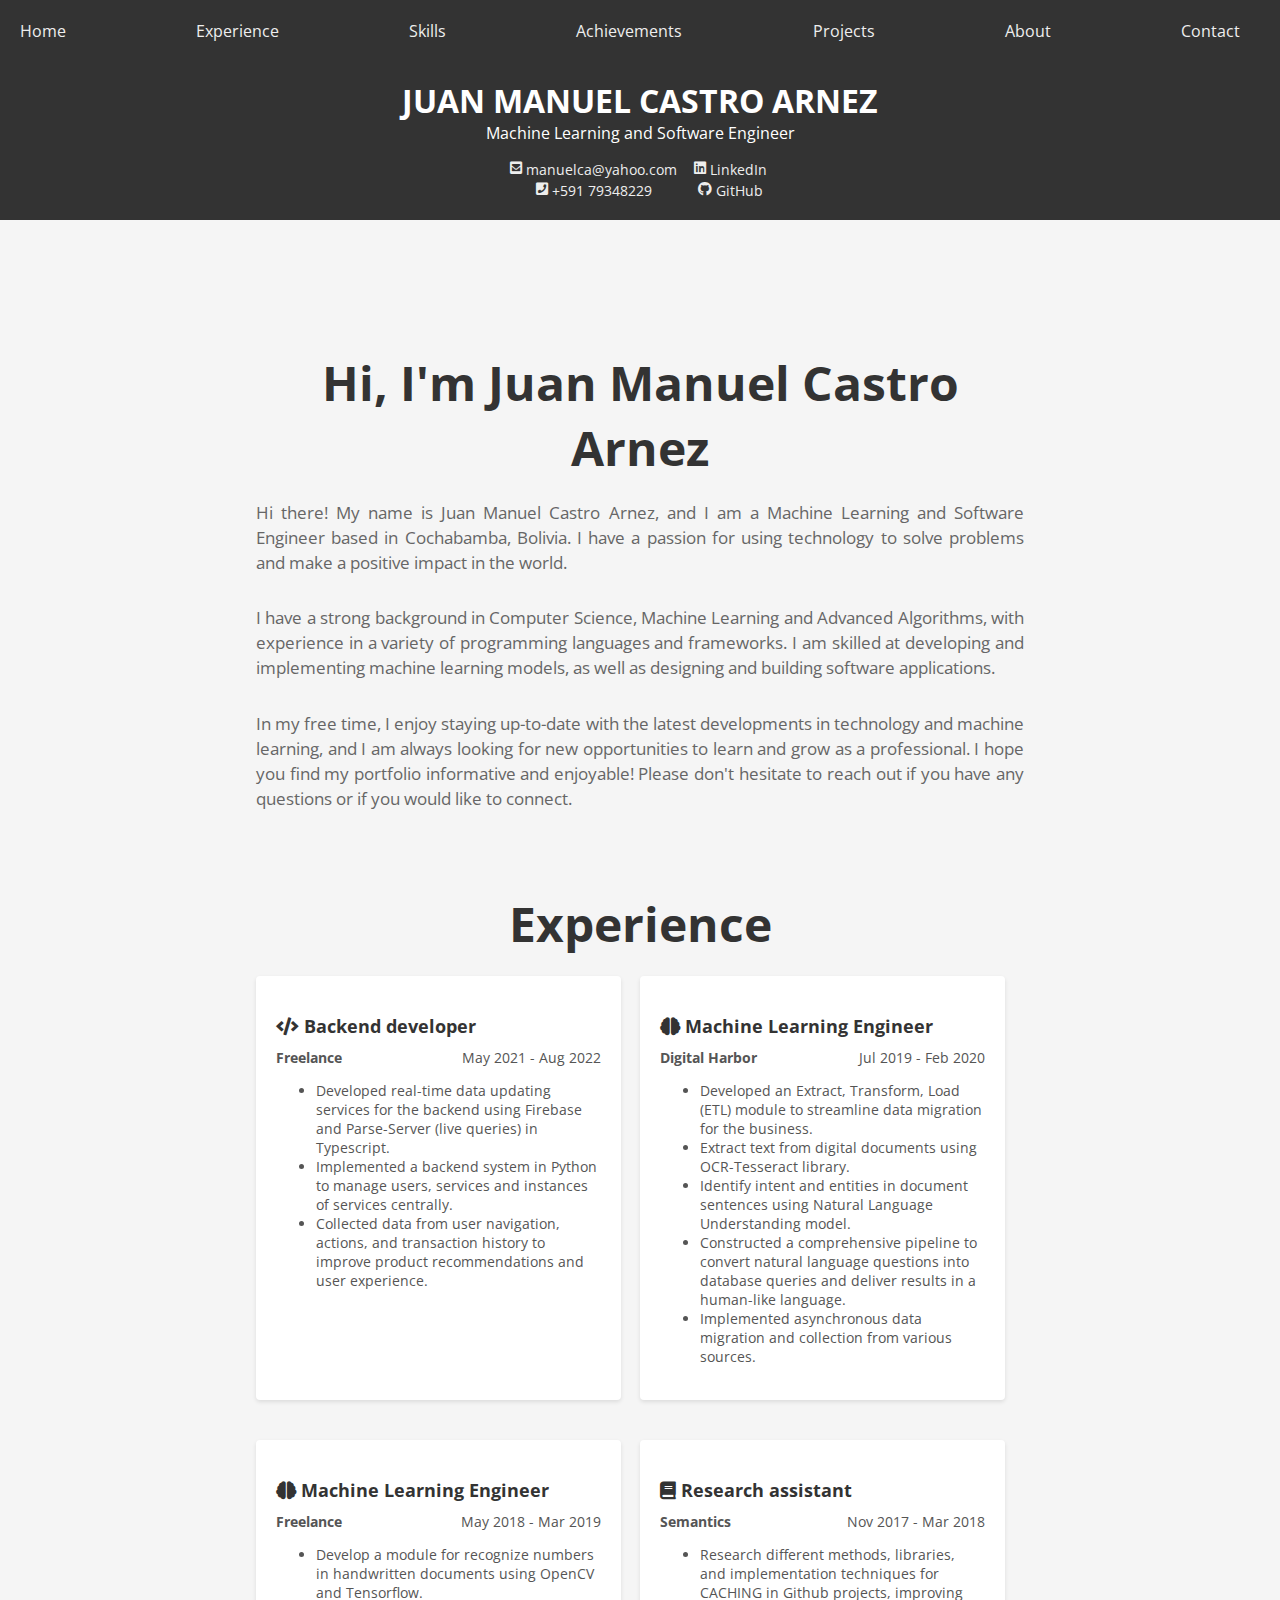
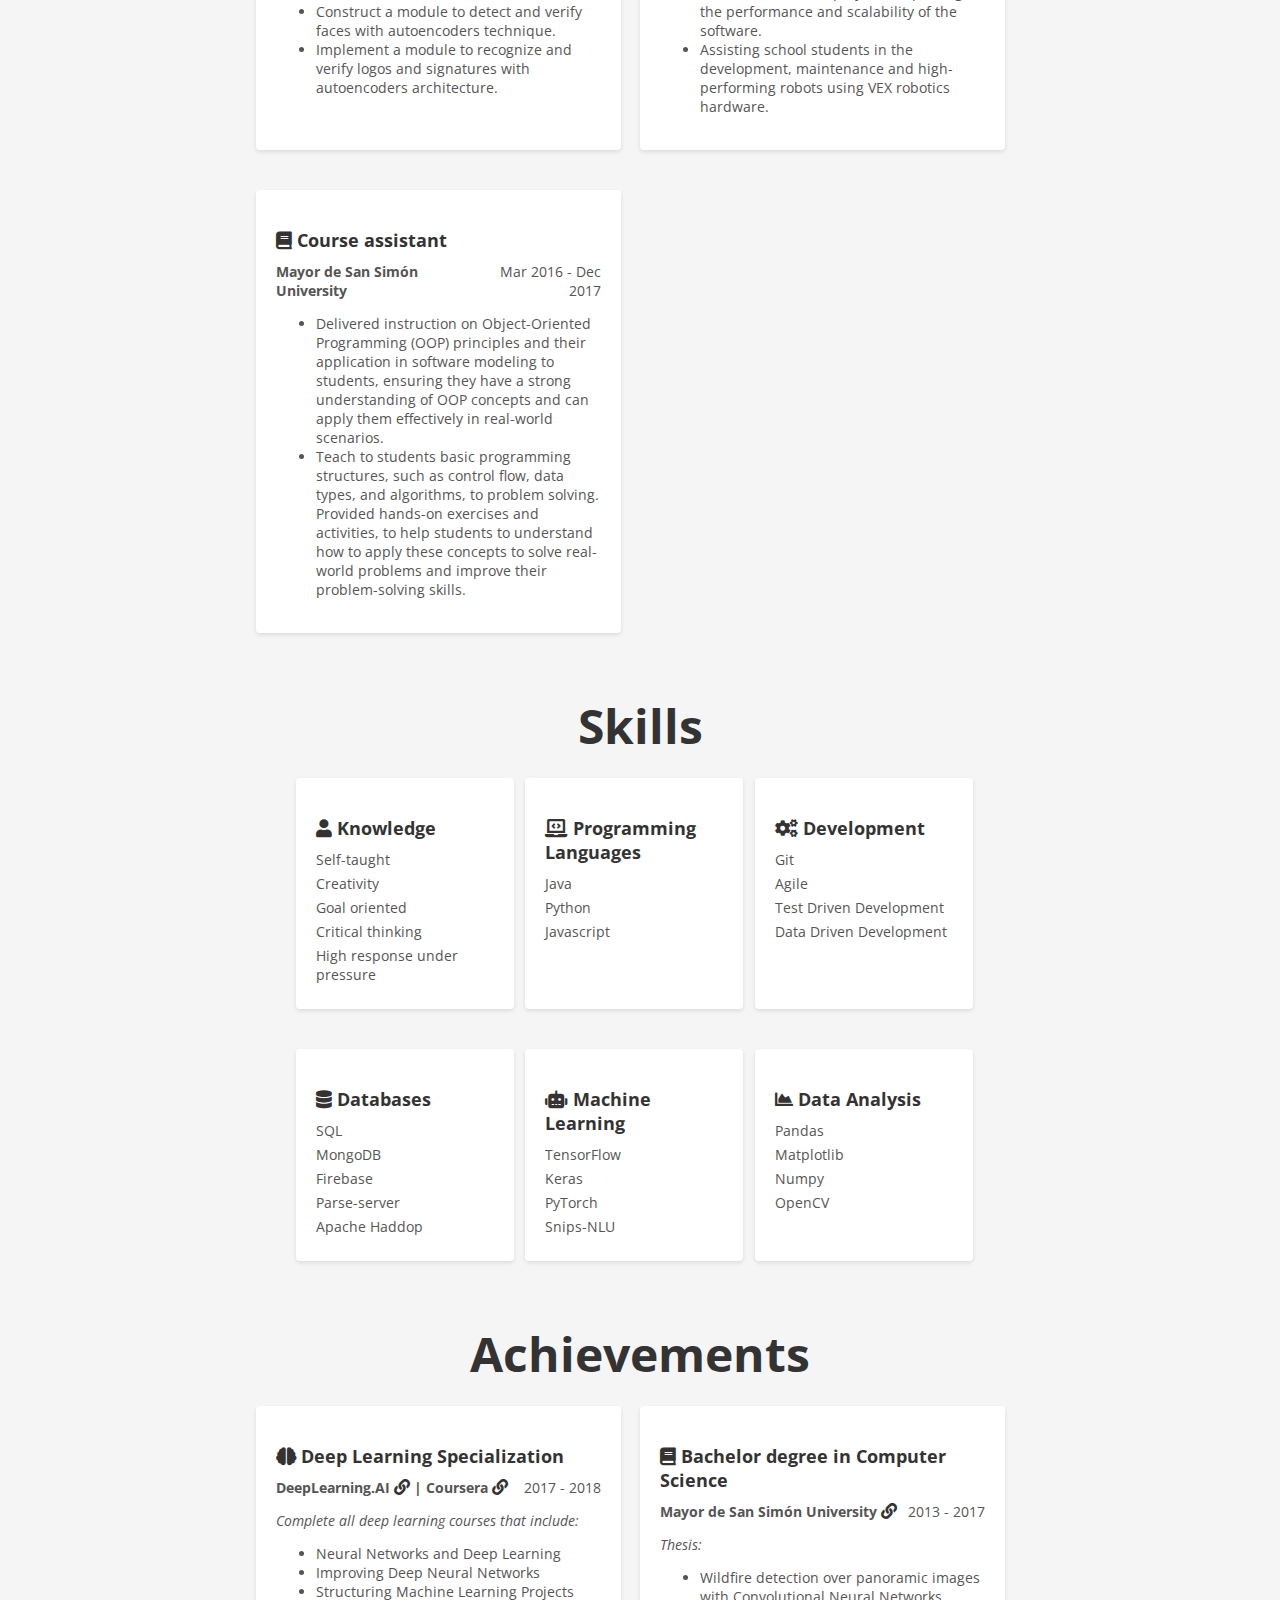
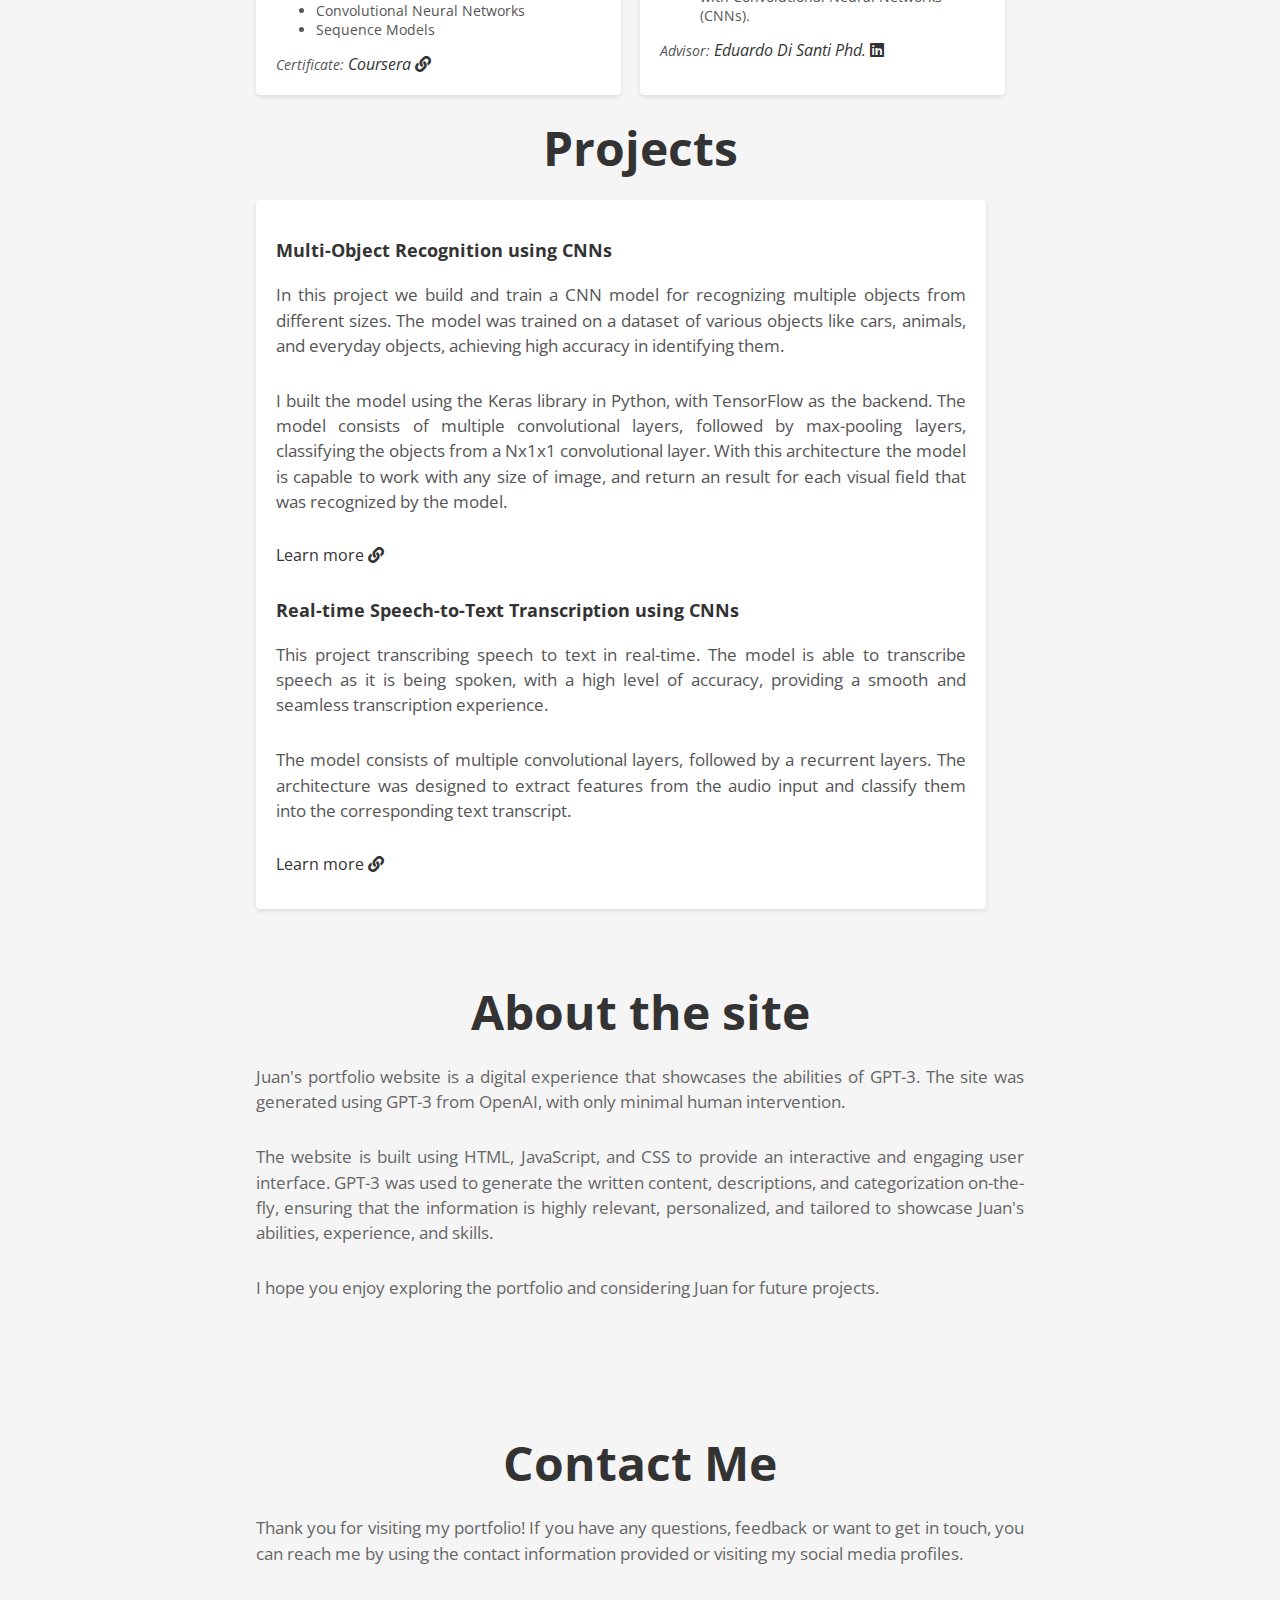
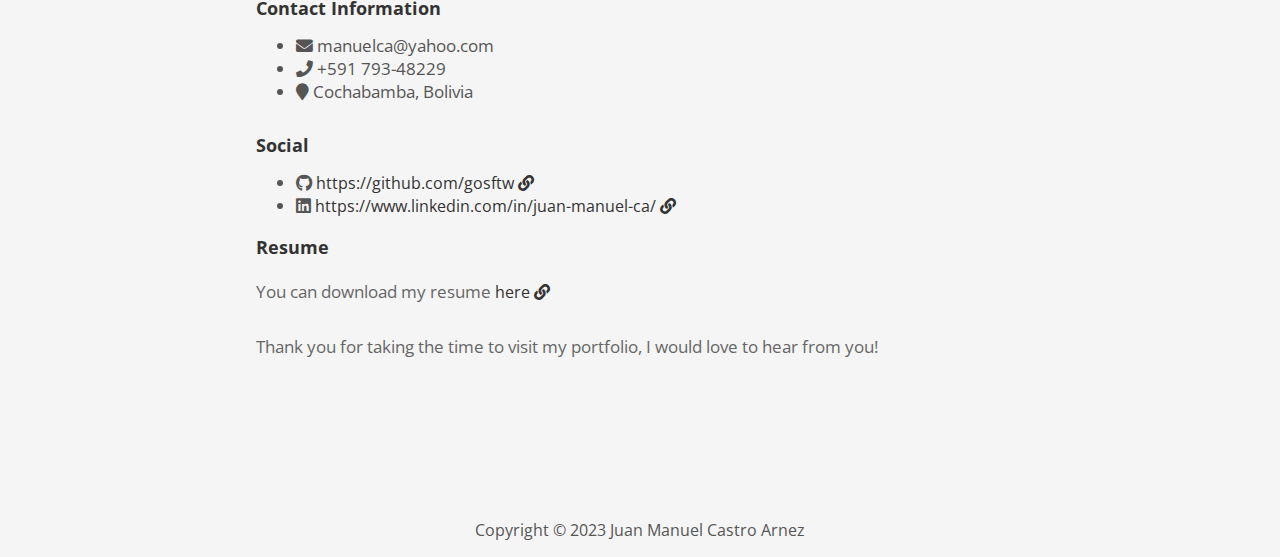
<file: index.html>
d<!DOCTYPE html>
<html>
  <head>
    <meta charset="utf-8">
    <link rel="stylesheet" href="https://cdnjs.cloudflare.com/ajax/libs/font-awesome/5.15.1/css/all.min.css">

    <title>My portfolio - Manu</title>
    <link rel="stylesheet" href="styles.css">
    <link href="https://fonts.googleapis.com/css2?family=Open+Sans:wght@400;600&display=swap" rel="stylesheet">
  </head>
  <body>

    <header class="header">
      <h1>JUAN MANUEL CASTRO ARNEZ</h1>
      <p>Machine Learning and Software Engineer</p>
      <div class="spacer"></div>
      <div class="contact-info">
        <div class="contact-column">
          <a href="mailto:manuelca@yahoo.com" title="Copy email to clipboard" class="contact-link">
            <i class="fas fa-envelope-square contact-icon"></i>
            <span class="contact-label">manuelca@yahoo.com</span>
          </a>
          <br>
          <a href="tel:+59179348229" title="Copy phone number to clipboard" class="contact-link">
            <i class="fas fa-phone-square contact-icon"></i>
            <span class="contact-label">+591 79348229</span>
          </a>
        </div>
        <div class="contact-column">
          <a href="https://www.linkedin.com/in/juan-manuel-ca/" title="View LinkedIn profile" target="_blank">
            <i class="fab fa-linkedin contact-icon"></i>
            <span class="contact-label">LinkedIn</span>
          </a>
          <br>
          <a href="https://github.com/gosftw" title="View GitHub profile" target="_blank">
            <i class="fab fa-github contact-icon"></i>
            <span class="contact-label">GitHub</span>
          </a>
        </div>
      </div>
    </header>
    
    <!--<div id="floating-message">Copied to clipboard</div>-->
    <div id="floating-message" class="floating-message"></div>
    
    <nav>
      <a href="#home">Home</a>
      <a href="#experience">Experience</a>
      <a href="#skills">Skills</a>

      <a href="#achievements">Achievements</a>
      <a href="#projects">Projects</a>
      <a href="#about">About</a>
      <a href="#contact">Contact</a>
      <button class="nav-toggle">
        <i class="fas fa-bars"></i>
      </button>
    </nav>

    <main>
      
      <section id="home" class="introduction">
        <h1>Hi, I'm Juan Manuel Castro Arnez</h1>
        <p>
          Hi there! My name is Juan Manuel Castro Arnez, and I am a Machine Learning and Software Engineer based in Cochabamba, Bolivia. I have a passion for using technology to solve problems and make a positive impact in the world.
        </p>
        <p>
          I have a strong background in Computer Science, Machine Learning and Advanced Algorithms, with experience in a variety of programming languages and frameworks. I am skilled at developing and implementing machine learning models, as well as designing and building software applications.
        </p>
        <p>
          In my free time, I enjoy staying up-to-date with the latest developments in technology and machine learning, and I am always looking for new opportunities to learn and grow as a professional.
        
          I hope you find my portfolio informative and enjoyable! Please don't hesitate to reach out if you have any questions or if you would like to connect.
        </p>
        
      </section>

      <section id="experience">
        <h1>Experience</h1>

        <div class="experience-section">
          <div class="card">
            <h3><i class="fas fa-code"></i> Backend developer</h3>
            <div class="experience-header">
              <div class="company">Freelance</div>
              <div class="duration">May 2021 - Aug 2022</div>
            </div>
            <ul class="description-list">
              <li>Developed real-time data updating services for the backend using Firebase and Parse-Server (live queries) in Typescript.</li>
              <li>Implemented a backend system in Python to manage users, services and instances of services centrally.</li>
              <li>Collected data from user navigation, actions, and transaction history to improve product recommendations and user experience.</li>

            </ul>
          </div>

          <div class="card">
            <h3><i class="fas fa-brain"></i> Machine Learning Engineer</h3>
            <div class="experience-header">
              <div class="company">Digital Harbor</div>
              <div class="duration">Jul 2019 - Feb 2020</div>
            </div>
            <ul class="description-list">
              <li>Developed an Extract, Transform, Load (ETL) module to streamline data migration for the business.</li>
              <li>Extract text from digital documents using OCR-Tesseract library.</li>
              <li>Identify intent and entities in document sentences using Natural Language Understanding model.</li>
              <li>Constructed a comprehensive pipeline to convert natural language questions into database queries and deliver results in a human-like language.</li>
              <li>Implemented asynchronous data migration and collection from various sources.</li>

            </ul>
          </div>
          
          <div class="card">
            <h3><i class="fas fa-brain"></i> Machine Learning Engineer</h3>
            <div class="experience-header">
              <div class="company">Freelance</div>
              <div class="duration">May 2018 - Mar 2019</div>
            </div>
            <ul class="description-list">
              <li>Develop a module for recognize numbers in handwritten documents using OpenCV and Tensorflow.</li>
              <li>Construct a module to detect and verify faces with autoencoders technique.</li>
              <li>Implement a module to recognize and verify logos and signatures with autoencoders architecture.</li>

            </ul>
          </div>
          
          <div class="card">
            <h3><i class="fas fa-book"></i> Research assistant</h3>
            <div class="experience-header">
              <div class="company">Semantics</div>
              <div class="duration">Nov 2017 - Mar 2018</div>
            </div>
            <ul class="description-list">
              <li>Research different methods, libraries, and implementation techniques for CACHING in Github projects, improving the performance and scalability of the software.</li>
              <li>Assisting school students in the development, maintenance and high-performing robots using VEX robotics hardware.</li>

            </ul>
          </div>
          
          <div class="card">
            <h3><i class="fas fa-book"></i> Course assistant</h3>
            <div class="experience-header">
              <div class="company">Mayor de San Simón University</div>
              <div class="duration">Mar 2016 - Dec 2017</div>
            </div>
            <ul class="description-list">
              <li>Delivered instruction on Object-Oriented Programming (OOP) principles and their application in software modeling to students, ensuring they have a strong understanding of OOP concepts and can apply them effectively in real-world scenarios.</li>
              <li>Teach to students basic programming structures, such as control flow, data types, and algorithms, to problem solving. Provided hands-on exercises and activities, to help students to understand how to apply these concepts to solve real-world problems and improve their problem-solving skills.</li>
            </ul>
          </div>

        </div>

      </section>
      
      <section id="skills">
        <h1>Skills</h1>
        <div class="skills-section">
          <div class="card">
            <h3><i class="fas fa-user"></i> Knowledge</h3>
            <ul>
              <li>Self-taught</li>
              <li>Creativity</li>
              <li>Goal oriented</li>
              <li>Critical thinking</li>
              <li>High response under pressure</li>
            </ul>
          </div>
          <div class="card">
            <h3><i class="fas fa-laptop-code"></i> Programming Languages</h3>
            <ul>
              <li>Java</li>
              <li>Python</li>
              <li>Javascript</li>
            </ul>
          </div>
          <div class="card">
            <h3><i class="fas fa-cogs"></i> Development</h3>
            <ul>
              <li>Git</li>
              <li>Agile</li>
              <li>Test Driven Development</li>
              <li>Data Driven Development</li>
            </ul>
          </div>
          <div class="card">
            <h3><i class="fas fa-database"></i> Databases</h3>
            <ul>
              <li>SQL</li>
              <li>MongoDB</li>
              <li>Firebase</li>
              <li>Parse-server</li>
              <li>Apache Haddop</li>
            </ul>
          </div>
          <div class="card">
            <h3><i class="fas fa-robot"></i> Machine Learning</h3>
            <ul>
              <li>TensorFlow</li>
              <li>Keras</li>
              <li>PyTorch</li>
              <li>Snips-NLU</li>
            </ul>
          </div>
          <div class="card">
            <h3><i class="fas fa-chart-area"></i> Data Analysis</h3>
            <ul>
              <li>Pandas</li>
              <li>Matplotlib</li>
              <li>Numpy</li>
              <li>OpenCV</li>
            </ul>
          </div>
        </div>      
      </section>
      
      <section id="achievements">
        <h1>Achievements</h1>
        <div class="achievements-section">
        
        <div class="card">
          <h3><i class="fas fa-brain"></i> Deep Learning Specialization</h3>
          <div class="achievement-header">
            <div class="degree">DeepLearning.AI <a href="https://www.deeplearning.ai/" title="View DeepLearning.AI website" target="_blank"><i class="fas fa-link"></i></a>  | Coursera <a href="https://www.coursera.org/" title="View Coursera website" target="_blank"><i class="fas fa-link"></i></a></div>
            <div class="timestamp">2017 - 2018</div>
          </div>
          <div class="spacer"></div>
          <div class="location">Complete all deep learning courses that include:</div>
          <ul class="description-list">
            <li>Neural Networks and Deep Learning</li>
            <li>Improving Deep Neural Networks</li>
            <li>Structuring Machine Learning Projects</li>
            <li>Convolutional Neural Networks</li>
            <li>Sequence Models</li>
          </ul>
          <div class="location">Certificate: <a href="http://coursera.org/verify/specialization/LNPG9A5VPHN4"> Coursera <i class="fas fa-link"></i> </a></div>
        </div>

        <div class="card">
          <h3><i class="fas fa-book"></i> Bachelor degree in Computer Science</h3>
          <div class="achievement-header">
            <div class="degree">Mayor de San Simón University <a href="https://www.umss.edu.bo/" title="View University website" target="_blank"><i class="fas fa-link"></i></a> </div>
            <div class="timestamp">2013 - 2017</div>
          </div>
          <div class="spacer"></div>
          <div class="location">Thesis:</div>
          <ul class="description-list">
            <li>Wildfire detection over panoramic images with Convolutional Neural Networks (CNNs).</li>
          </ul>
          <div class="location">Advisor: <a href="https://www.linkedin.com/in/eduardodisanti/" title="View Eduardo DiSanti LinkedIn profile" target="_blank">Eduardo Di Santi Phd. <i class="fab fa-linkedin"></i></a></div>
        </div>

      </section>
      
      <section id="projects">
        <h1>Projects</h1>
        <div class="card">
          <div>
            <div>
              <h3>Multi-Object Recognition using CNNs</h3>
              <p>In this project we build and train a CNN model for recognizing multiple objects from different sizes. The model was trained on a dataset of various objects like cars,
                animals, and everyday objects, achieving high accuracy in identifying them.</p>
              <p>I built the model using the Keras library in Python, with TensorFlow as the backend.
                The model consists of multiple convolutional layers, followed by max-pooling layers, classifying the objects from a Nx1x1 convolutional layer.
                With this architecture the model is capable to work with any size of image, and return an result for each visual field that was recognized by the model.</p>
              <a href="#">Learn more <i class="fas fa-link"></i> </a>
            </div>
            <div class="spacer"></div>
            <div>
              <h3>Real-time Speech-to-Text Transcription using CNNs</h3>
              <p>This project transcribing speech to text in real-time. The model is able to transcribe speech as it is being spoken, with a high level of accuracy, providing a smooth and seamless transcription experience.</p>

              <p>The model consists of multiple convolutional layers, followed by a recurrent layers.
                The architecture was designed to extract features from the audio input and classify them into the corresponding text transcript.</p>

              <a href="#">Learn more <i class="fas fa-link"></i> </a>
            </div>
            <div class="spacer"></div>
          </div>
        </div>
      </section>

      <section id="about" class="introduction">
        <h1>About the site</h1>

        <p>Juan's portfolio website is a digital experience that showcases the abilities of GPT-3.
          The site was generated using GPT-3 from OpenAI, with only minimal human intervention.</p>
        <p>The website is built using HTML, JavaScript, and CSS to provide an interactive and engaging user interface. GPT-3 was used to generate the written content, descriptions, and categorization on-the-fly,
          ensuring that the information is highly relevant, personalized, and tailored to showcase Juan's abilities, experience, and skills.</p>
        <p>I hope you enjoy exploring the portfolio and considering Juan for future projects.</p>

      </section>

      <section id="contact" class="introduction">
        <h1>Contact Me</h1>
        <p>Thank you for visiting my portfolio! If you have any questions, feedback or want to get in touch, you can reach me by using the contact information provided or visiting my social media profiles.</p>
        <h3>Contact Information</h3>
        <ul>
          <li><i class="fas fa-envelope"></i> manuelca@yahoo.com</li>
          <li><i class="fas fa-phone"></i> +591 793-48229</li>
          <li><i class="fas fa-map-marker"></i> Cochabamba, Bolivia</p>
        </ul>

        <h3>Social</h3>
        <ul>
            <li><i class="fab fa-github contact-icon"></i> <a href="https://github.com/gosftw">https://github.com/gosftw <i class="fas fa-link"></i> </a></li>
            <li><i class="fab fa-linkedin contact-icon"></i> <a href="https://www.linkedin.com/in/juan-manuel-ca/">https://www.linkedin.com/in/juan-manuel-ca/ <i class="fas fa-link"></i> </a></li>
        </ul>

        <h3>Resume</h3>
        <p>You can download my resume <a href="resume.pdf">here <i class="fas fa-link"></i> </a></p>

        <p>Thank you for taking the time to visit my portfolio, I would love to hear from you!</p>

      </section>
        
    </main>
    <footer class="footer">
      <p>Copyright &copy; 2023 Juan Manuel Castro Arnez</p>
    </footer>
  <script src="util.js"></script>
  </body>
</html>
</file>
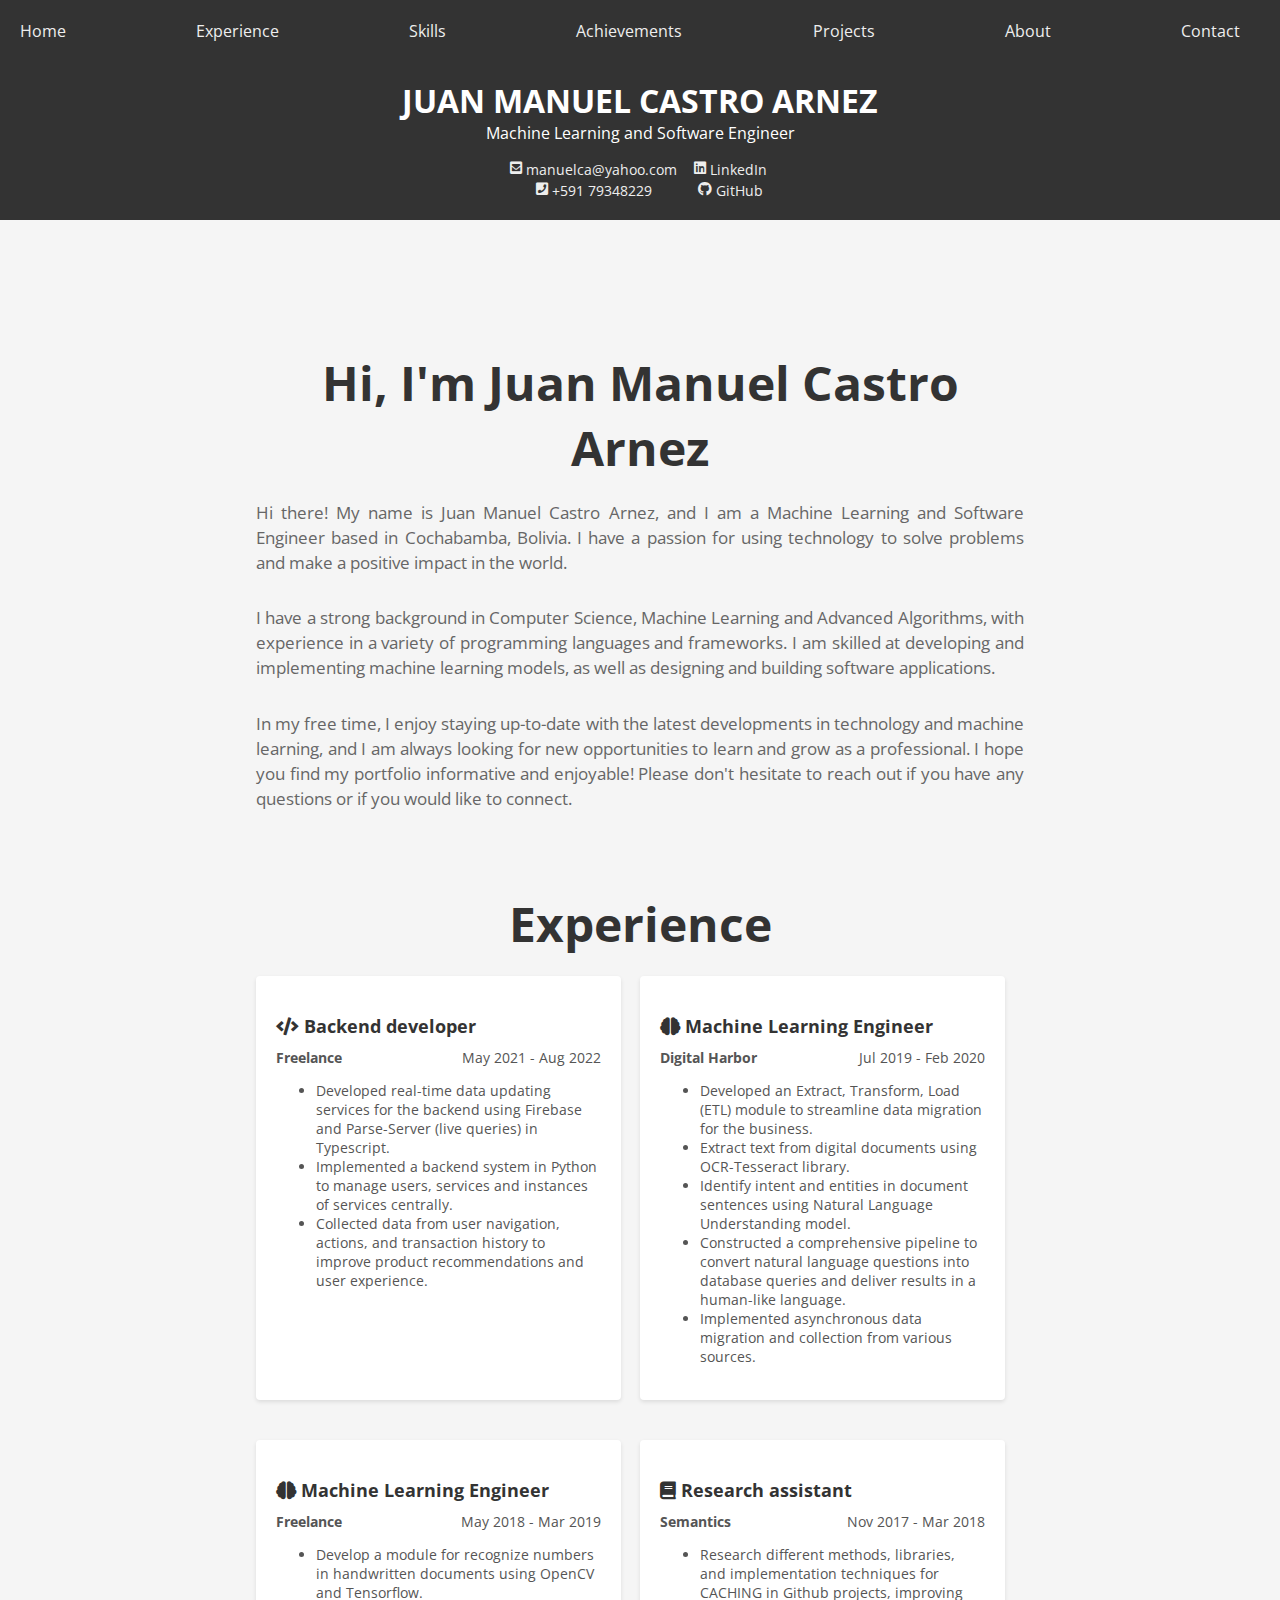
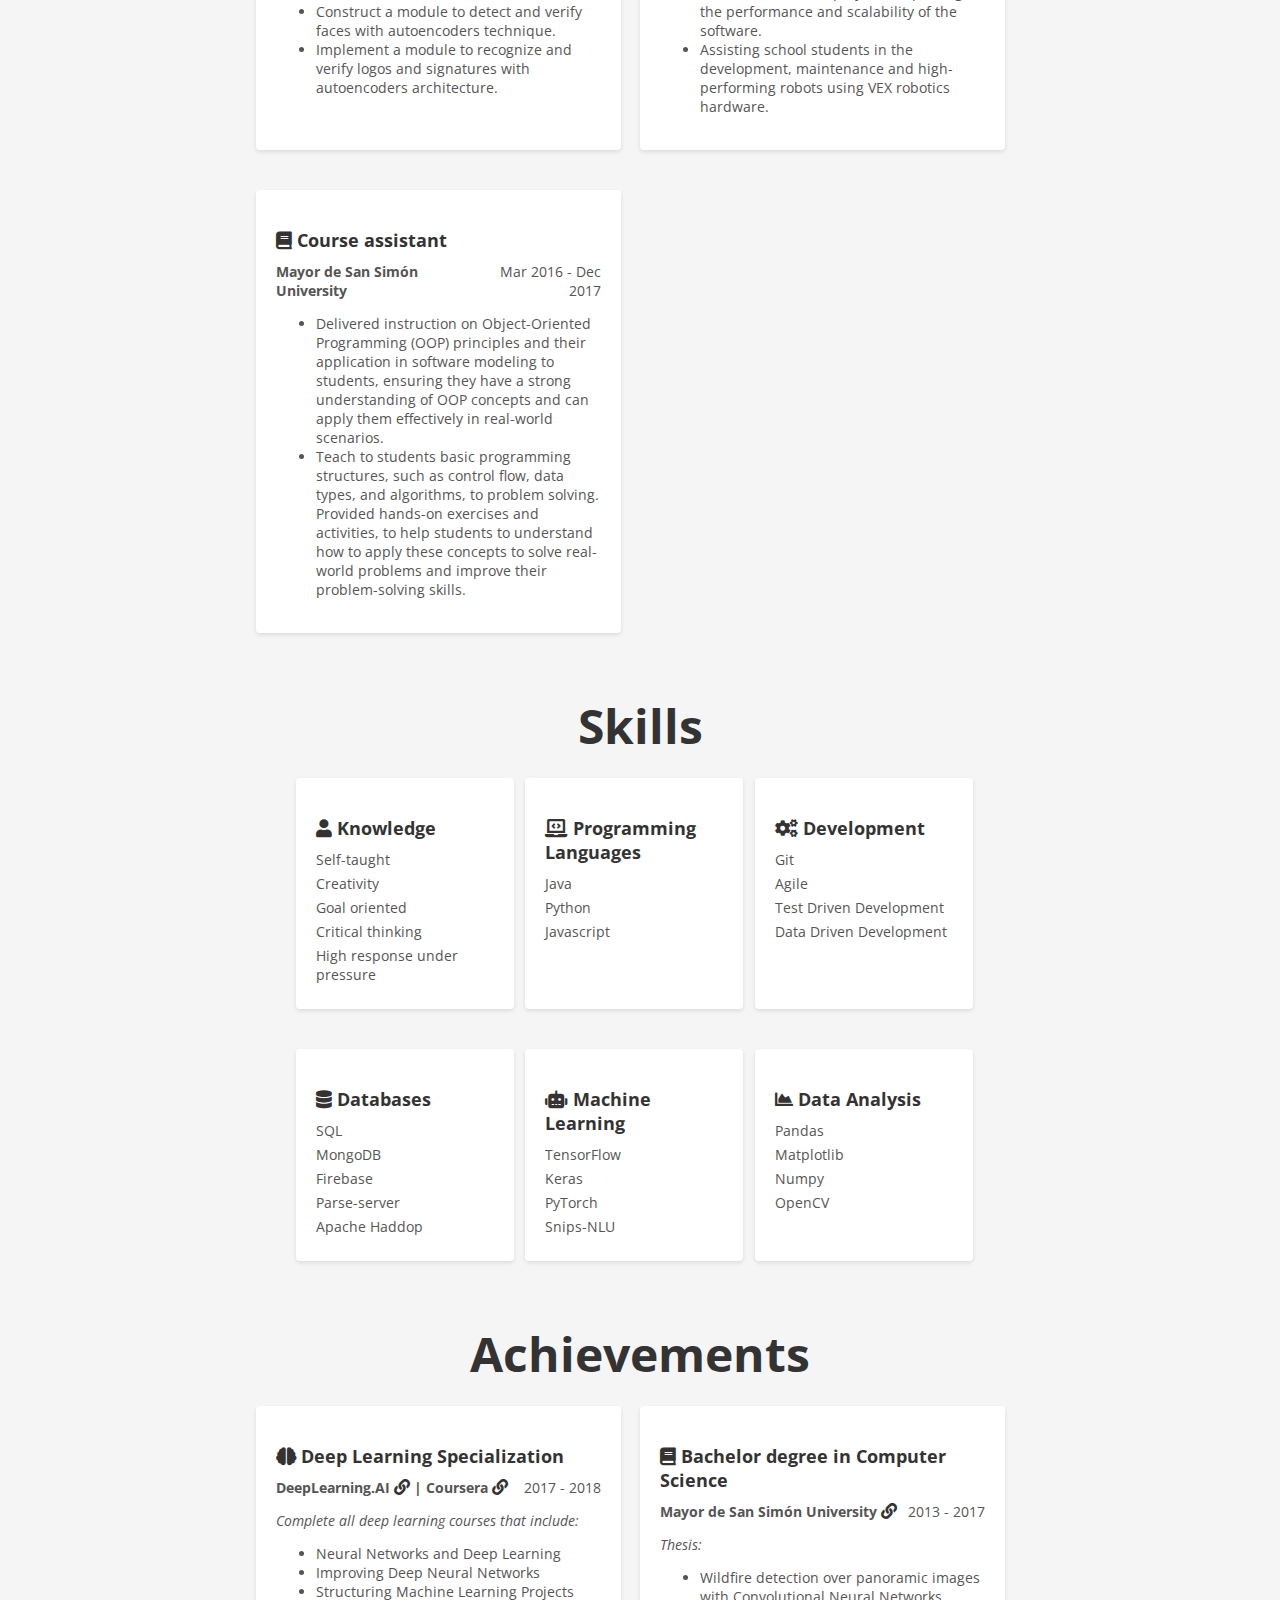
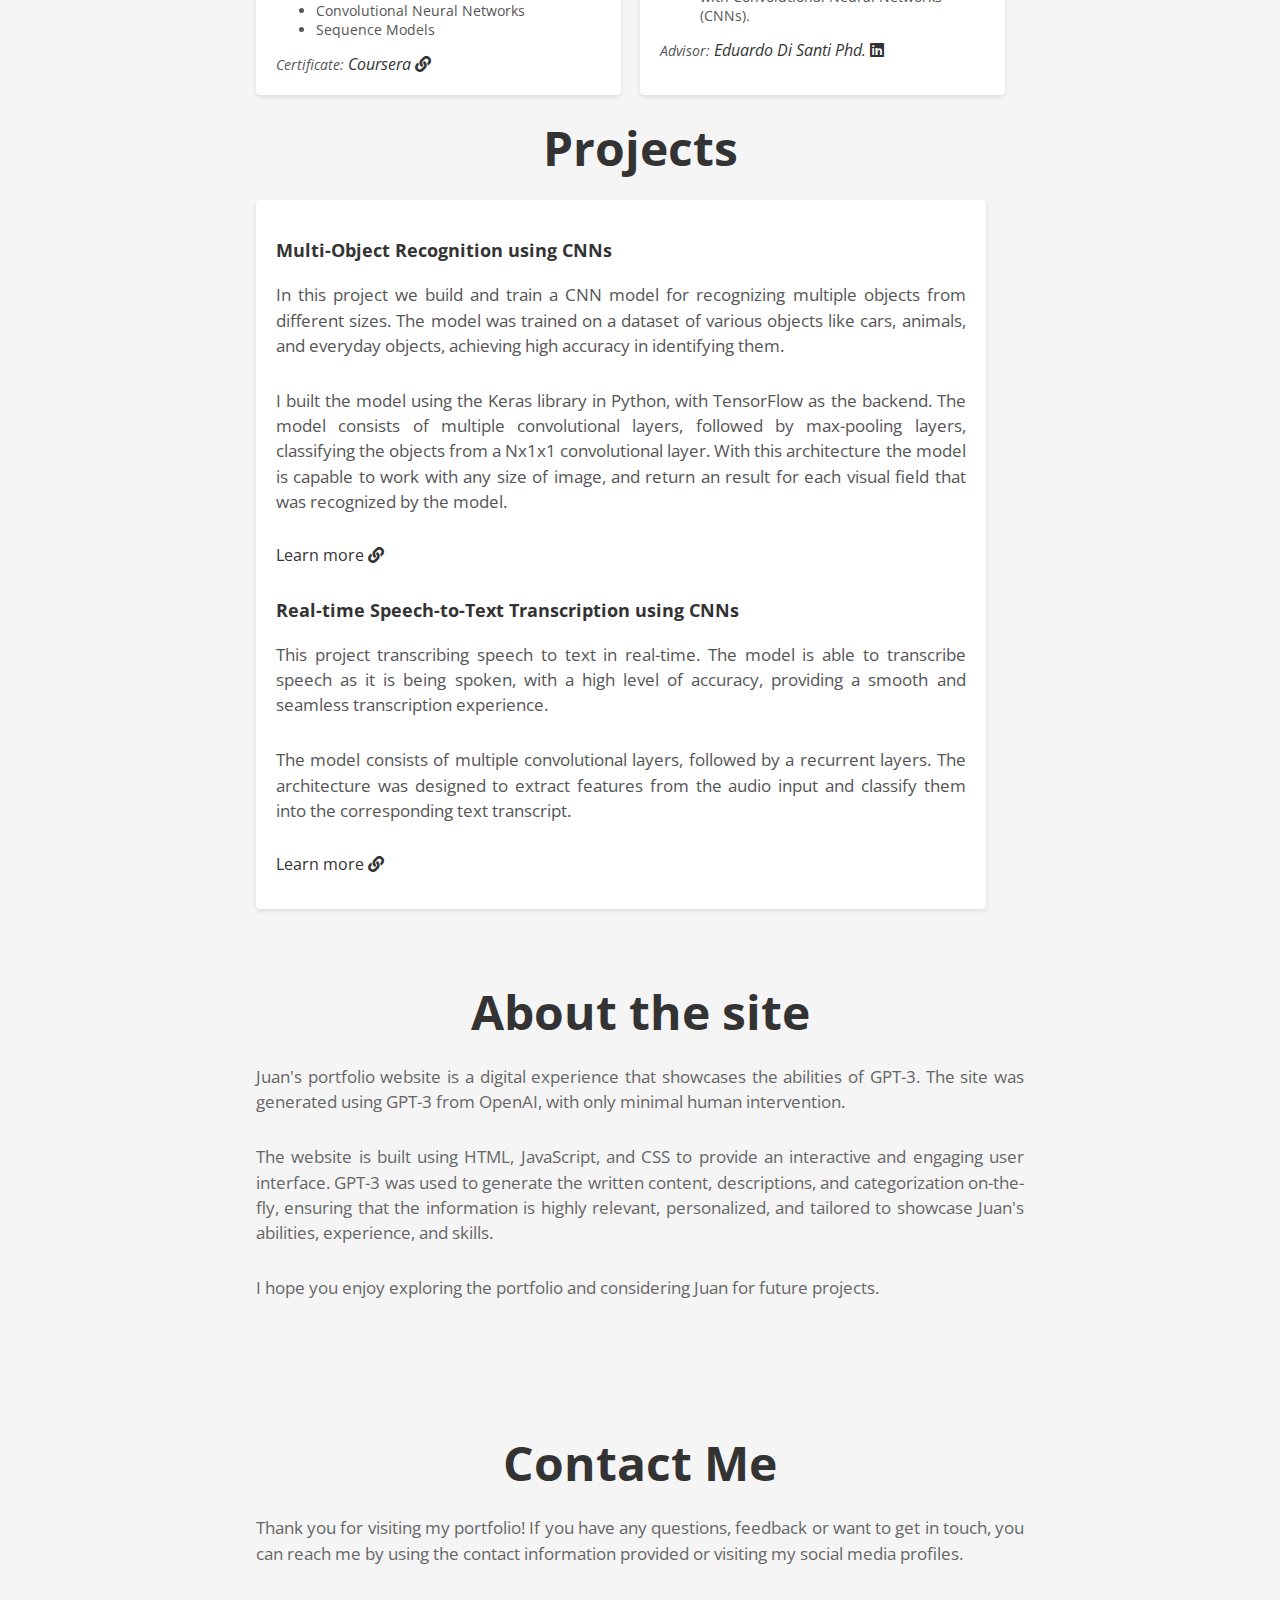
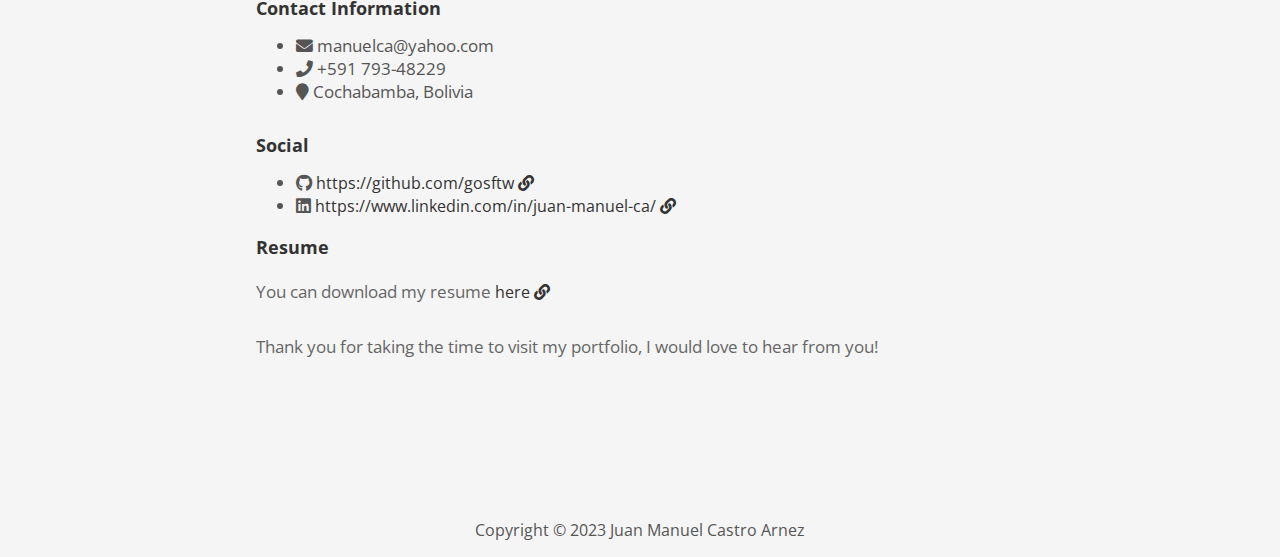
<file: home.html>
d<!DOCTYPE html>
<html>
  <head>
    <meta charset="utf-8">
    <link rel="stylesheet" href="https://cdnjs.cloudflare.com/ajax/libs/font-awesome/5.15.1/css/all.min.css">
    <title>My portfolio - Manu</title>
    <link rel="stylesheet" href="styles.css">
    <link href="https://fonts.googleapis.com/css2?family=Open+Sans:wght@400;600&display=swap" rel="stylesheet">
  </head>
  <body>

    <header class="header">
      <h1>JUAN MANUEL CASTRO ARNEZ</h1>
      <p>Machine Learning and Software Engineer</p>
      <div class="spacer"></div>
      <div class="contact-info">
        <div class="contact-column">
          <a href="mailto:manuelca@yahoo.com" title="Copy email to clipboard" class="contact-link">
            <i class="fas fa-envelope-square contact-icon"></i>
            <span class="contact-label">manuelca@yahoo.com</span>
          </a>
          <br>
          <a href="tel:+59179348229" title="Copy phone number to clipboard" class="contact-link">
            <i class="fas fa-phone-square contact-icon"></i>
            <span class="contact-label">+591 79348229</span>
          </a>
        </div>
        <div class="contact-column">
          <a href="https://www.linkedin.com/in/juan-manuel-ca/" title="View LinkedIn profile" target="_blank">
            <i class="fab fa-linkedin contact-icon"></i>
            <span class="contact-label">LinkedIn</span>
          </a>
          <br>
          <a href="https://github.com/gosftw" title="View GitHub profile" target="_blank">
            <i class="fab fa-github contact-icon"></i>
            <span class="contact-label">GitHub</span>
          </a>
        </div>
      </div>
    </header>
    
    <!--<div id="floating-message">Copied to clipboard</div>-->
    <div id="floating-message" class="floating-message"></div>
    
    <nav>
      <a href="#home">Home</a>
      <a href="#experience">Experience</a>
      <a href="#skills">Skills</a>
      <a href="#achievements">Achievements</a>
      <a href="#projects">Projects</a>
      <a href="#about">About</a>
      <a href="#contact">Contact</a>
      <button class="nav-toggle">
        <i class="fas fa-bars"></i>
      </button>
    </nav>

    <main>
      
      <section id="home" class="introduction">
        <h1>Hi, I'm Juan Manuel Castro Arnez</h1>
        <p>
          Hi there! My name is Juan Manuel Castro Arnez, and I am a Machine Learning and Software Engineer based in Cochabamba, Bolivia. I have a passion for using technology to solve problems and make a positive impact in the world.
        </p>
        <p>
          I have a strong background in Computer Science, Machine Learning and Advanced Algorithms, with experience in a variety of programming languages and frameworks. I am skilled at developing and implementing machine learning models, as well as designing and building software applications.
        </p>
        <p>
          In my free time, I enjoy staying up-to-date with the latest developments in technology and machine learning, and I am always looking for new opportunities to learn and grow as a professional.
        
          I hope you find my portfolio informative and enjoyable! Please don't hesitate to reach out if you have any questions or if you would like to connect.
        </p>
        
      </section>
      
      <section id="experience">
        <h1>Experience</h1>

        <div class="experience-section">
          <div class="card">
            <h3><i class="fas fa-code"></i> Backend developer</h3>
            <div class="experience-header">
              <div class="company">Freelance</div>
              <div class="duration">May 2021 - Aug 2022</div>
            </div>
            <ul class="description-list">
              <li>Developed real-time data updating services for the backend using Firebase and Parse-Server (live queries) in Typescript.</li>
              <li>Implemented a backend system in Python to manage users, services and instances of services centrally.</li>
              <li>Collected data from user navigation, actions, and transaction history to improve product recommendations and user experience.</li>
            </ul>
          </div>

          <div class="card">
            <h3><i class="fas fa-brain"></i> Machine Learning Engineer</h3>
            <div class="experience-header">
              <div class="company">Digital Harbor</div>
              <div class="duration">Jul 2019 - Feb 2020</div>
            </div>
            <ul class="description-list">
              <li>Developed an Extract, Transform, Load (ETL) module to streamline data migration for the business.</li>
              <li>Extract text from digital documents using OCR-Tesseract library.</li>
              <li>Identify intent and entities in document sentences using Natural Language Understanding model.</li>
              <li>Constructed a comprehensive pipeline to convert natural language questions into database queries and deliver results in a human-like language.</li>
              <li>Implemented asynchronous data migration and collection from various sources.</li>
            </ul>
          </div>
          
          <div class="card">
            <h3><i class="fas fa-brain"></i> Machine Learning Engineer</h3>
            <div class="experience-header">
              <div class="company">Freelance</div>
              <div class="duration">May 2018 - Mar 2019</div>
            </div>
            <ul class="description-list">
              <li>Develop a module for recognize numbers in handwritten documents using OpenCV and Tensorflow.</li>
              <li>Construct a module to detect and verify faces with autoencoders technique.</li>
              <li>Implement a module to recognize and verify logos and signatures with autoencoders architecture.</li>


            </ul>
          </div>
          
          <div class="card">
            <h3><i class="fas fa-book"></i> Research assistant</h3>
            <div class="experience-header">
              <div class="company">Semantics</div>
              <div class="duration">Nov 2017 - Mar 2018</div>
            </div>
            <ul class="description-list">
              <li>Research different methods, libraries, and implementation techniques for CACHING in Github projects, improving the performance and scalability of the software.</li>
              <li>Assisting school students in the development, maintenance and high-performing robots using VEX robotics hardware.</li>


            </ul>
          </div>
          
          <div class="card">
            <h3><i class="fas fa-book"></i> Course assistant</h3>
            <div class="experience-header">
              <div class="company">Mayor de San Simón University</div>
              <div class="duration">Mar 2016 - Dec 2017</div>
            </div>
            <ul class="description-list">
              <li>Delivered instruction on Object-Oriented Programming (OOP) principles and their application in software modeling to students, ensuring they have a strong understanding of OOP concepts and can apply them effectively in real-world scenarios.</li>
              <li>Teach to students basic programming structures, such as control flow, data types, and algorithms, to problem solving. Provided hands-on exercises and activities, to help students to understand how to apply these concepts to solve real-world problems and improve their problem-solving skills.</li>


            </ul>
          </div>

        </div>

      </section>

      
      <section id="skills">
        <h1>Skills</h1>
        <div class="skills-section">
          <div class="card">
            <h3><i class="fas fa-user"></i> Knowledge</h3>
            <ul>
              <li>Self-taught</li>
              <li>Creativity</li>
              <li>Goal oriented</li>
              <li>Critical thinking</li>
              <li>High response under pressure</li>
            </ul>
          </div>
          <div class="card">
            <h3><i class="fas fa-laptop-code"></i> Programming Languages</h3>
            <ul>
              <li>Java</li>
              <li>Python</li>
              <li>Javascript</li>
            </ul>
          </div>
          <div class="card">
            <h3><i class="fas fa-cogs"></i> Development</h3>
            <ul>
              <li>Git</li>
              <li>Agile</li>
              <li>Test Driven Development</li>
              <li>Data Driven Development</li>
            </ul>
          </div>
          <div class="card">
            <h3><i class="fas fa-database"></i> Databases</h3>
            <ul>
              <li>SQL</li>
              <li>MongoDB</li>
              <li>Firebase</li>
              <li>Parse-server</li>
              <li>Apache Haddop</li>
            </ul>
          </div>
          <div class="card">
            <h3><i class="fas fa-robot"></i> Machine Learning</h3>
            <ul>
              <li>TensorFlow</li>
              <li>Keras</li>
              <li>PyTorch</li>
              <li>Snips-NLU</li>
            </ul>
          </div>
          <div class="card">
            <h3><i class="fas fa-chart-area"></i> Data Analysis</h3>
            <ul>
              <li>Pandas</li>
              <li>Matplotlib</li>
              <li>Numpy</li>
              <li>OpenCV</li>
            </ul>
          </div>
        </div>      
      </section>
      
      <section id="achievements">
        <h1>Achievements</h1>
        <div class="achievements-section">

          <div class="card">
            <h3><i class="fas fa-brain"></i> Deep Learning Specialization</h3>
            <div class="achievement-header">
              <div class="degree">DeepLearning.AI <a href="https://www.deeplearning.ai/" title="View DeepLearning.AI website" target="_blank"><i class="fas fa-link"></i></a>  | Coursera <a href="https://www.coursera.org/" title="View Coursera website" target="_blank"><i class="fas fa-link"></i></a></div>
              <div class="timestamp">2017 - 2018</div>
            </div>
            <div class="spacer"></div>
            <div class="location">Complete all deep learning courses that include:</div>
            <ul class="description-list">
              <li>Neural Networks and Deep Learning</li>
              <li>Improving Deep Neural Networks</li>
              <li>Structuring Machine Learning Projects</li>
              <li>Convolutional Neural Networks</li>
              <li>Sequence Models</li>
            </ul>
            <div class="location">Certificate: <a href="http://coursera.org/verify/specialization/LNPG9A5VPHN4"> Coursera <i class="fas fa-link"></i> </a></div>
          </div>

          <div class="card">
            <h3><i class="fas fa-book"></i> Bachelor degree in Computer Science</h3>
            <div class="achievement-header">
              <div class="degree">Mayor de San Simón University <a href="https://www.umss.edu.bo/" title="View University website" target="_blank"><i class="fas fa-link"></i></a> </div>
              <div class="timestamp">2013 - 2017</div>
            </div>
            <div class="spacer"></div>
            <div class="location">Thesis:</div>
            <ul class="description-list">
              <li>Wildfire detection over panoramic images with Convolutional Neural Networks (CNNs).</li>
            </ul>
            <div class="location">Advisor: <a href="https://www.linkedin.com/in/eduardodisanti/" title="View Eduardo DiSanti LinkedIn profile" target="_blank">Eduardo Di Santi Phd. <i class="fab fa-linkedin"></i></a></div>
          </div>

      </section>
      
      <section id="projects">
        <h1>Projects</h1>
        <div class="card">
          <div>
            <div>
              <h3>Multi-Object Recognition using CNNs</h3>
              <p>In this project we build and train a CNN model for recognizing multiple objects from different sizes. The model was trained on a dataset of various objects like cars,
                animals, and everyday objects, achieving high accuracy in identifying them.</p>
              <p>I built the model using the Keras library in Python, with TensorFlow as the backend.
                The model consists of multiple convolutional layers, followed by max-pooling layers, classifying the objects from a Nx1x1 convolutional layer.
                With this architecture the model is capable to work with any size of image, and return an result for each visual field that was recognized by the model.</p>
              <a href="#">Learn more <i class="fas fa-link"></i> </a>
            </div>
            <div class="spacer"></div>
            <div>
              <h3>Real-time Speech-to-Text Transcription using CNNs</h3>
              <p>This project transcribing speech to text in real-time. The model is able to transcribe speech as it is being spoken, with a high level of accuracy, providing a smooth and seamless transcription experience.</p>

              <p>The model consists of multiple convolutional layers, followed by a recurrent layers.
                The architecture was designed to extract features from the audio input and classify them into the corresponding text transcript.</p>

              <a href="#">Learn more <i class="fas fa-link"></i> </a>
            </div>
            <div class="spacer"></div>
          </div>
        </div>
      </section>

      <section id="about" class="introduction">
        <h1>About the site</h1>
        <p>Juan's portfolio website is a digital experience that showcases the abilities of GPT-3.
          The site was generated using GPT-3 from OpenAI, with only minimal human intervention.</p>
        <p>The website is built using HTML, JavaScript, and CSS to provide an interactive and engaging user interface. GPT-3 was used to generate the written content, descriptions, and categorization on-the-fly,
          ensuring that the information is highly relevant, personalized, and tailored to showcase Juan's abilities, experience, and skills.</p>
        <p>I hope you enjoy exploring the portfolio and considering Juan for future projects.</p>
        
      </section>

      <section id="contact" class="introduction">
        <h1>Contact Me</h1>
        <p>Thank you for visiting my portfolio! If you have any questions, feedback or want to get in touch, you can reach me by using the contact information provided or visiting my social media profiles.</p>
        <h3>Contact Information</h3>
        <ul>
          <li><i class="fas fa-envelope"></i> manuelca@yahoo.com</li>
          <li><i class="fas fa-phone"></i> +591 793-48229</li>
          <li><i class="fas fa-map-marker"></i> Cochabamba, Bolivia</p>
        </ul>

        <h3>Social</h3>
        <ul>
            <li><i class="fab fa-github contact-icon"></i> <a href="https://github.com/gosftw">https://github.com/gosftw <i class="fas fa-link"></i> </a></li>
            <li><i class="fab fa-linkedin contact-icon"></i> <a href="https://www.linkedin.com/in/juan-manuel-ca/">https://www.linkedin.com/in/juan-manuel-ca/ <i class="fas fa-link"></i> </a></li>
        </ul>

        <h3>Resume</h3>
        <p>You can download my resume <a href="resume.pdf">here <i class="fas fa-link"></i> </a></p>

        <p>Thank you for taking the time to visit my portfolio, I would love to hear from you!</p>

      </section>
        
    </main>
    <footer class="footer">
      <p>Copyright &copy; 2023 Juan Manuel Castro Arnez</p>
    </footer>
  <script src="util.js"></script>
  </body>
</html>
</file>
<file: styles.css>
* {
  box-sizing: border-box;
}

body {
  margin: 0;
  font-family: 'Open Sans', sans-serif;
  font-size: 14px;
  color: #555;
  background-color: #f5f5f5;
}

.header {
  background-color: #333;
  color: white;
  padding: 20px;
  text-align: center;
  margin-top: 40px;
}

.header h1 {
  margin: 0;
  font-size: 32px;
}

.header p {
  margin: 0;
  font-size: 16px;
}

.header a {
  color: #eee;
  text-decoration: none;
}

.header a:hover {
  text-decoration: underline;
}

.header .contact-label {
  width: 20px;
  height: 20px;
  margin-right: 10px;
  vertical-align: middle;
}

.header .contact-label img {
  width: 100%;
  height: 100%;
  object-fit: contain;
}

.contact-info {
  display: flex;
  flex-wrap: wrap;
  align-items: center;
  justify-content: center;
}

.contact-link {
  flex-basis: 45%;
  margin: 0.5em;
}

.spacer {
  height: 1em;
}


.floating-message {
  position: absolute;
  top: calc(10% + 110px);
  left: 50%;
  transform: translate(-50%, 0);
  background-color: #fff;
  color: #333;
  padding: 10px 15px;
  border-radius: 3px;
  box-shadow: 0 2px 4px rgba(0, 0, 0, 0.2);
  font-size: 14px;
  visibility: hidden;
  opacity: 0;
  transition: visibility 0s linear 0.25s, opacity 0.25s;
}

.floating-message.show {
  visibility: visible;
  opacity: 1;
  transition: visibility 0s linear 0s, opacity 0.25s;
}


/* nav bar*/
nav {
  background-color: #333;
  color: white;
  display: flex;
  align-items: center;
  justify-content: space-between;
  padding: 20px;
  position: fixed;
  top: 0;
  left: 0;
  width: 100%;
  z-index: 1;
}

nav a {
  color: #eee;
  text-decoration: none;
  font-size: 16px;
  margin-right: 20px;
}

nav a:hover {
  text-decoration: underline;
}

nav .nav-toggle {
  display: none;
}

nav .nav-menu {
  display: flex;
}

main {
  display: flex;
  align-items: center;
  justify-content: center;
  flex-direction: column;
  margin: 80px 0;

  width: 60%;
  margin-left: auto;
  margin-right: auto;
}

main h1 {
  font-size: 48px;
  text-align: center;
  margin: 0;
  color: #333;
}

main p {
  font-size: 18px;
  text-align: center;
  margin: 20px 0;
  color: #666;
}

main .card {
  background-color: white;
  box-shadow: 0 2px 4px rgba(0, 0, 0, 0.1);
  border-radius: 4px;
  width: 95%;
  /*max-width: 400px;*/
  margin: 20px 0;
  padding: 20px;
}

main .card h2 {
  margin: 0;
  font-size: 24px;
  color: #333;
}

main .card p {
  margin: 20px 0;
  font-size: 16px;
  color: #555;
}

main a {
  color: #333;
  text-decoration: none;
  font-size: 16px;
}

main a:hover {
  text-decoration: underline;
}

main .card a {
  /*display: block;
  width: 100%;
  padding: 15px 0;
  background-color: #333;
  color: white;
  text-align: center;
  text-decoration: none;
  border-radius: 4px;
  font-size: 16px;*/
  color: #333;
  text-decoration: none;
}

main .card a:hover {
  background-color: #fff;
  text-decoration: underline;
}


main .introduction {
  margin: 50px 0;
  text-align: justify;
}


main .introduction p {
  font-size: 1.2em;
  line-height: 1.5;
  margin-bottom: 30px;
  text-align: justify;
}

main .introduction li {
  font-size: 1.2em;
}

@media (max-width: 600px) {
  .header {
    text-align: left;
  }
  .header h1 {
    font-size: 28px;
  }
  .header p {
    font-size: 14px;
  }
  .header .contact-label {
    width: 16px;
    height: 16px;
  }
  #floating-message {
    top: 90px;
  }
  nav .nav-menu {
    display: none;
  }
  nav .nav-toggle {
    display: block;
    cursor: pointer;
  }
  
  main {
    margin: 60px 0;
  }
  main h1 {
    font-size: 36px;
  }
  main p {
    font-size: 16px;
  }
  main .card {
    width: 90%;
    max-width: none;
  }
  main .card h2 {
    font-size: 22px;
  }
  main .card p {
    font-size: 14px;
  }
  main .card a {
    font-size: 14px;
  }

}

footer {
  text-align: center;
}

/* skills */
#skills {
  background-color: #f5f5f5;
  padding: 40px;
}

h2 {
  font-size: 24px;
  color: #333;
  margin-bottom: 20px;
}

h3 {
  font-size: 18px;
  color: #333;
  margin-bottom: 10px;
}

#skills ul {
  list-style: none;
  margin: 0;
  padding: 0;
}

#skills li {
  font-size: 14px;
  color: #555;
  margin-bottom: 5px;
}

main .card p {
  font-size: 1.2em;
  line-height: 1.5;
  margin-bottom: 30px;
  text-align: justify;
}


@media (min-width: 768px) {
  .skills-section {
    display: grid;
    grid-template-columns: repeat(2, 1fr); /* Define three columns with equal width */
  }
}

@media (min-width: 768px) {
  .skills-section .card {
    align-items: stretch;
  }
}


@media (min-width: 1200px) {
  .skills-section {
    display: grid;
    grid-template-columns: repeat(3, 1fr); /* Define three columns with equal width */
  }
}

@media (min-width: 1200px) {
  .skills-section .card {
    align-items: stretch;
  }
}

@media (min-width: 1200px) {
  .experience-section {
    display: grid;
    grid-template-columns: repeat(2, 1fr); /* Define three columns with equal width */
  }
}

@media (min-width: 1200px) {
  .experience-section .card {
    align-items: stretch;
  }
}



.experience-header {
  display: flex;
  justify-content: space-between;
}

.company {
  font-weight: bold;
}

.position {
  font-style: italic;
  text-align: left;
}

.duration {
  text-align: right;
}



@media (min-width: 1200px) {
  .achievements-section {
    display: grid;
    grid-template-columns: repeat(2, 1fr); /* Define three columns with equal width */
  }
}

@media (min-width: 1200px) {
  .achievements-section .card {
    align-items: stretch;
  }
}



.achievement-header {
  display: flex;
  justify-content: space-between;
}

.degree {
  font-weight: bold;
}

.location {
  font-style: italic;
  text-align: left;
}

.timestamp {
  text-align: right;
}


footer {
  font-size: 16px;
}
</file>
